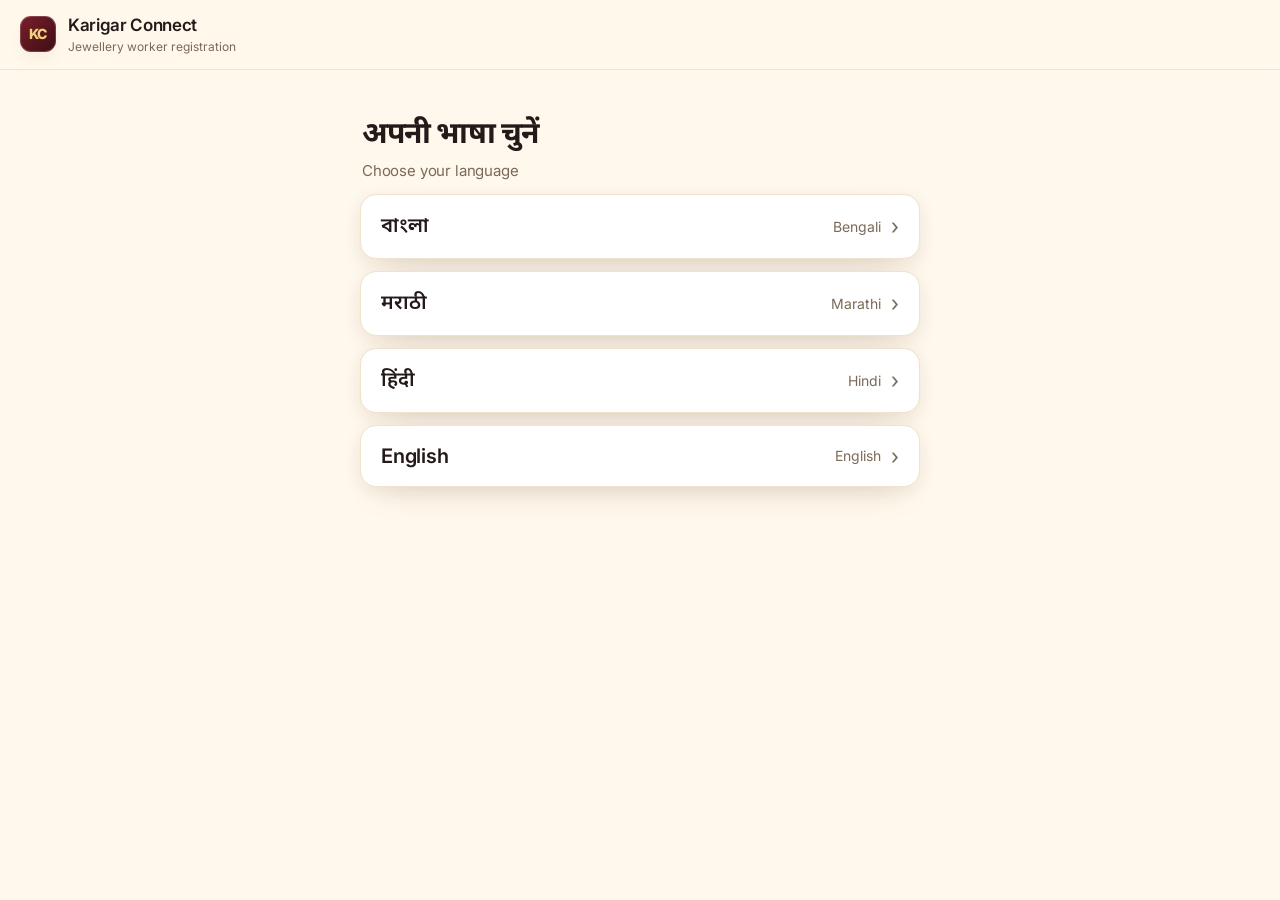
<file: index.html>
<!DOCTYPE html>
<html>
<head>
  <base target="_top">
  <meta charset="utf-8">
  <meta name="viewport" content="width=device-width, initial-scale=1, maximum-scale=1">
  <link rel="stylesheet" href="styles.css">
  <script src="config.js"></script>
  <style>
    .lang-row{display:flex;align-items:center;width:100%;background:var(--surface);border:1px solid var(--line-soft);border-radius:16px;padding:18px 20px;margin:12px 0;cursor:pointer;font-family:inherit;box-shadow:var(--shadow-card);transition:transform .18s var(--spring),background .2s;}
    .lang-row:active{transform:scale(.98);background:var(--surface-2);}
    .lang-native{font-size:20px;font-weight:600;letter-spacing:-0.01em;color:var(--ink);}
    .lang-en{margin-left:auto;margin-right:10px;font-size:14px;color:var(--muted);}
    .chev{font-size:22px;color:var(--muted);line-height:1;}
    .page-title{font-size:30px;font-weight:700;letter-spacing:-0.03em;margin:20px 2px 6px;}
    .page-sub{color:var(--muted);font-size:15px;margin:0 2px 8px;}
    .divider{text-align:center;margin:20px 0;color:var(--muted);font-size:14px;}
  </style>
</head>
<body>

<!-- ============ LANGUAGE SCREEN ============ -->
<div id="langScreen">
  <div class="topbar">
    <div class="logo">KC</div>
    <div><h1 class="brand">Karigar Connect</h1><small>Jewellery worker registration</small></div>
  </div>
  <div class="wrap stagger" style="padding-top:20px;">
    <div class="page-title">अपनी भाषा चुनें</div>
    <div class="page-sub">Choose your language</div>
    <button class="lang-row" onclick="setLang('bn')"><span class="lang-native">বাংলা</span><span class="lang-en">Bengali</span><span class="chev">›</span></button>
    <button class="lang-row" onclick="setLang('mr')"><span class="lang-native">मराठी</span><span class="lang-en">Marathi</span><span class="chev">›</span></button>
    <button class="lang-row" onclick="setLang('hi')"><span class="lang-native">हिंदी</span><span class="lang-en">Hindi</span><span class="chev">›</span></button>
    <button class="lang-row" onclick="setLang('en')"><span class="lang-native">English</span><span class="lang-en">English</span><span class="chev">›</span></button>
  </div>
</div>

<!-- ============ FORM SCREEN ============ -->
<div id="formScreen" class="hidden">
  <div class="topbar">
    <div class="logo">KC</div>
    <div style="flex:1"><h1 class="brand">Karigar Connect</h1><small data-i18n="subtitleApp"></small></div>
    <button class="globe-btn" onclick="backToLang()">🌐</button>
  </div>

  <div class="wrap stagger" style="padding-top:16px;">

    <!-- Resume upload: always shown. Auto-fill needs a key; saving the file does not. -->
    <div class="card upload-card">
      <div style="font-weight:600;margin-bottom:6px;">Upload CV / Resume <span class="muted">(optional)</span></div>
      <div class="hint" style="margin-bottom:12px;">Saved with the candidate profile. If CV reading is set up, the form also auto-fills.</div>
      <button class="btn btn-gold" onclick="document.getElementById('cvInput').click()">📄 Choose CV / Resume</button>
      <input id="cvInput" type="file" accept="image/*,application/pdf,.doc,.docx" class="hidden" onchange="onCvChosen(this)">
      <div id="cvStatus" class="center muted" style="margin-top:12px;font-size:14px;"></div>
    </div>

    <div class="divider" data-i18n="orManual"></div>

    <!-- Name / Mobile / Area -->
    <div class="card">
      <div class="field" id="f-name">
        <label data-i18n="nameLabel"></label>
        <input id="name" type="text" autocomplete="off">
        <div class="err-text" data-i18n="errName"></div>
      </div>
      <div class="field" id="f-mobile">
        <label data-i18n="mobileLabel"></label>
        <input id="mobile" type="tel" inputmode="numeric" maxlength="10" autocomplete="off">
        <div class="hint" data-i18n="mobileHint"></div>
        <div class="err-text" data-i18n="errMobile"></div>
      </div>
      <div class="field" id="f-area">
        <label data-i18n="areaLabel"></label>
        <input id="area" type="text" autocomplete="off">
        <div class="hint" data-i18n="areaHint"></div>
      </div>
    </div>

    <!-- Skills -->
    <div class="field" id="f-skills">
      <label data-i18n="skillsLabel"></label>
      <div class="skill-grid" id="skillGrid"></div>
      <div class="err-text" data-i18n="errSkill"></div>
    </div>

    <!-- Experience / Salary / Availability -->
    <div class="card">
      <div class="field" id="f-exp">
        <label data-i18n="expLabel"></label>
        <input id="experience" type="number" inputmode="numeric" min="0" max="60" autocomplete="off">
      </div>
      <div class="field" id="f-salary">
        <label data-i18n="salaryLabel"></label>
        <input id="salary" type="number" inputmode="numeric" min="0" autocomplete="off">
        <div class="hint" data-i18n="salaryHint"></div>
      </div>
      <div class="field" id="f-avail">
        <label data-i18n="availLabel"></label>
        <div class="chips" id="availChips"></div>
      </div>
    </div>

    <!-- Photo -->
    <div class="field" id="f-photo">
      <label data-i18n="photoLabel"></label>
      <button class="btn btn-ghost" onclick="document.getElementById('photoInput').click()" data-i18n="photoBtn"></button>
      <input id="photoInput" type="file" accept="image/*" capture="user" class="hidden" onchange="onPhotoChosen(this)">
      <div id="photoStatus" class="muted center" style="margin-top:10px;font-size:14px;"></div>
    </div>

    <hr class="hr">
    <button id="submitBtn" class="btn btn-primary" onclick="submitForm()"><span data-i18n="submitBtn"></span></button>
  </div>
</div>

<!-- ============ SUCCESS SCREEN ============ -->
<div id="successScreen" class="hidden">
  <div class="topbar">
    <div class="logo">KC</div>
    <div><h1 class="brand">Karigar Connect</h1></div>
  </div>
  <div class="wrap center stagger" style="padding-top:44px;">
    <div class="success-check">
      <svg viewBox="0 0 72 72" aria-hidden="true">
        <circle cx="36" cy="36" r="33"/>
        <path d="M22 37 L32 47 L51 27"/>
      </svg>
    </div>
    <h2 style="color:var(--ink);margin:8px 0 8px;font-size:26px;font-weight:700;letter-spacing:-0.02em;" data-i18n="successTitle"></h2>
    <p class="muted" style="margin:0 0 14px;"><span data-i18n="successMsg"></span></p>
    <div class="id-pill" id="profileId"></div>
    <div style="margin-top:28px;">
      <a id="downloadCv" class="btn btn-gold" style="text-decoration:none;" download><span data-i18n="downloadBtn"></span></a>
    </div>
    <button class="btn btn-ghost" style="margin-top:14px;" onclick="resetAll()" data-i18n="againBtn"></button>
  </div>
</div>

<script>
/* ---------------- i18n ---------------- */
var I18N = {
  en:{subtitleApp:"Jewellery karigar registration",haveCVTitle:"Already have a resume? Upload it and we'll fill the form for you.",uploadBtn:"📄 Upload resume",reading:"Reading your resume…",filledFromCV:"We filled the form from your resume. Please check it.",cvReadFail:"Couldn't read it. Please fill the form below.",orManual:"— or fill the form yourself —",nameLabel:"Your full name",mobileLabel:"Mobile number",mobileHint:"10-digit number",areaLabel:"Your area",areaHint:"Example: Zaveri Bazaar, Bhuleshwar",skillsLabel:"What work do you do? Choose one or more.",expLabel:"Years of experience",salaryLabel:"Expected salary per month (₹)",salaryHint:"Leave empty if not sure",availLabel:"When can you join?",photoLabel:"Your photo (optional)",photoBtn:"📷 Add photo",photoAdded:"Photo added ✓",submitBtn:"Register now",submitting:"Saving…",errName:"Please enter your name",errMobile:"Enter a valid 10-digit mobile number",errSkill:"Choose at least one type of work",successTitle:"Done! You're registered.",successMsg:"Jewellery companies can now find you. Your profile ID:",downloadBtn:"⬇ Download my CV",againBtn:"Register another person"},
  hi:{subtitleApp:"ज्वेलरी कारीगर रजिस्ट्रेशन",haveCVTitle:"क्या आपके पास रिज़्यूमे है? अपलोड करें, हम फॉर्म भर देंगे।",uploadBtn:"📄 रिज़्यूमे अपलोड करें",reading:"आपका रिज़्यूमे पढ़ा जा रहा है…",filledFromCV:"हमने आपके रिज़्यूमे से फॉर्म भर दिया है। कृपया जाँच लें।",cvReadFail:"पढ़ नहीं पाए। कृपया नीचे फॉर्म भरें।",orManual:"— या खुद फॉर्म भरें —",nameLabel:"आपका पूरा नाम",mobileLabel:"मोबाइल नंबर",mobileHint:"10 अंकों का नंबर",areaLabel:"आपका इलाका",areaHint:"जैसे: ज़वेरी बाज़ार, भुलेश्वर",skillsLabel:"आप क्या काम करते हैं? एक या ज़्यादा चुनें।",expLabel:"कितने साल का अनुभव?",salaryLabel:"हर महीने की चाही गई सैलरी (₹)",salaryHint:"पक्का न हो तो खाली छोड़ें",availLabel:"आप कब काम शुरू कर सकते हैं?",photoLabel:"आपकी फ़ोटो (वैकल्पिक)",photoBtn:"📷 फ़ोटो जोड़ें",photoAdded:"फ़ोटो जुड़ गई ✓",submitBtn:"अभी रजिस्टर करें",submitting:"सेव हो रहा है…",errName:"कृपया अपना नाम लिखें",errMobile:"सही 10 अंकों का मोबाइल नंबर डालें",errSkill:"कम से कम एक काम चुनें",successTitle:"हो गया! आप रजिस्टर हो गए।",successMsg:"अब ज्वेलरी कंपनियाँ आपको ढूँढ सकती हैं। आपकी प्रोफाइल ID:",downloadBtn:"⬇ मेरा CV डाउनलोड करें",againBtn:"दूसरे व्यक्ति को रजिस्टर करें"},
  mr:{subtitleApp:"ज्वेलरी कारागीर नोंदणी",haveCVTitle:"तुमच्याकडे रेझ्युमे आहे का? अपलोड करा, आम्ही फॉर्म भरतो.",uploadBtn:"📄 रेझ्युमे अपलोड करा",reading:"तुमचा रेझ्युमे वाचत आहोत…",filledFromCV:"तुमच्या रेझ्युमेवरून फॉर्म भरला आहे. कृपया तपासा.",cvReadFail:"वाचता आले नाही. कृपया खालचा फॉर्म भरा.",orManual:"— किंवा स्वतः फॉर्म भरा —",nameLabel:"तुमचे पूर्ण नाव",mobileLabel:"मोबाईल नंबर",mobileHint:"10 अंकी नंबर",areaLabel:"तुमचा परिसर",areaHint:"उदा.: झवेरी बाजार, भुलेश्वर",skillsLabel:"तुम्ही कोणते काम करता? एक किंवा अधिक निवडा.",expLabel:"किती वर्षांचा अनुभव?",salaryLabel:"दरमहा अपेक्षित पगार (₹)",salaryHint:"खात्री नसेल तर रिकामे ठेवा",availLabel:"तुम्ही कधी कामावर येऊ शकता?",photoLabel:"तुमचा फोटो (पर्यायी)",photoBtn:"📷 फोटो जोडा",photoAdded:"फोटो जोडला ✓",submitBtn:"आता नोंदणी करा",submitting:"सेव्ह होत आहे…",errName:"कृपया तुमचे नाव लिहा",errMobile:"योग्य 10 अंकी मोबाईल नंबर टाका",errSkill:"किमान एक काम निवडा",successTitle:"झाले! तुमची नोंदणी झाली.",successMsg:"आता ज्वेलरी कंपन्या तुम्हाला शोधू शकतात. तुमचा प्रोफाइल ID:",downloadBtn:"⬇ माझा CV डाउनलोड करा",againBtn:"दुसऱ्या व्यक्तीची नोंदणी करा"},
  bn:{subtitleApp:"জুয়েলারি কারিগর নিবন্ধন",haveCVTitle:"আপনার কি রেজ্যুমে আছে? আপলোড করুন, আমরা ফর্ম পূরণ করে দেব।",uploadBtn:"📄 রেজ্যুমে আপলোড করুন",reading:"আপনার রেজ্যুমে পড়া হচ্ছে…",filledFromCV:"আপনার রেজ্যুমে থেকে ফর্ম পূরণ করা হয়েছে। দয়া করে দেখে নিন।",cvReadFail:"পড়া গেল না। দয়া করে নিচের ফর্ম পূরণ করুন।",orManual:"— অথবা নিজে ফর্ম পূরণ করুন —",nameLabel:"আপনার পুরো নাম",mobileLabel:"মোবাইল নম্বর",mobileHint:"১০ সংখ্যার নম্বর",areaLabel:"আপনার এলাকা",areaHint:"যেমন: জাভেরি বাজার, ভুলেশ্বর",skillsLabel:"আপনি কী কাজ করেন? এক বা একাধিক বেছে নিন।",expLabel:"কত বছরের অভিজ্ঞতা?",salaryLabel:"প্রতি মাসে প্রত্যাশিত বেতন (₹)",salaryHint:"নিশ্চিত না হলে খালি রাখুন",availLabel:"আপনি কখন কাজে যোগ দিতে পারবেন?",photoLabel:"আপনার ছবি (ঐচ্ছিক)",photoBtn:"📷 ছবি যোগ করুন",photoAdded:"ছবি যোগ হয়েছে ✓",submitBtn:"এখনই নিবন্ধন করুন",submitting:"সেভ হচ্ছে…",errName:"দয়া করে আপনার নাম লিখুন",errMobile:"সঠিক ১০ সংখ্যার মোবাইল নম্বর দিন",errSkill:"অন্তত একটি কাজ বেছে নিন",successTitle:"হয়ে গেছে! আপনি নিবন্ধিত হয়েছেন।",successMsg:"এখন জুয়েলারি কোম্পানিগুলো আপনাকে খুঁজে পাবে। আপনার প্রোফাইল ID:",downloadBtn:"⬇ আমার CV ডাউনলোড করুন",againBtn:"আরেকজনকে নিবন্ধন করুন"}
};

/* key = value stored in sheet (English/searchable); label = shown to worker */
var SKILLS = [
  {key:'Stone Setting', ic:'💎', en:'Stone Setting', hi:'जड़ाई', mr:'जडाई', bn:'সেটিং'},
  {key:'Polishing',     ic:'✨', en:'Polishing',     hi:'पॉलिश', mr:'पॉलिश', bn:'পলিশ'},
  {key:'Filing',        ic:'🔧', en:'Filing',        hi:'घिसाई', mr:'घासणी', bn:'ঘষাই'},
  {key:'Soldering',     ic:'🔥', en:'Soldering',     hi:'टांका', mr:'टाका', bn:'ঝালাই'},
  {key:'Casting',       ic:'🏺', en:'Casting',       hi:'ढलाई', mr:'ओतकाम', bn:'ঢালাই'},
  {key:'Wax Setting',   ic:'🕯️', en:'Wax Setting',  hi:'वैक्स', mr:'वॅक्स', bn:'ওয়াক্স'},
  {key:'Kundan',        ic:'👑', en:'Kundan',        hi:'कुंदन', mr:'कुंदन', bn:'কুন্দন'},
  {key:'Meena (Enamel)',ic:'🎨', en:'Meena',         hi:'मीना', mr:'मीना', bn:'মীনা'},
  {key:'Chain Making',  ic:'🔗', en:'Chain Making',  hi:'चेन', mr:'चेन', bn:'চেইন'},
  {key:'Designing / CAD',ic:'✏️',en:'Design / CAD',  hi:'डिज़ाइन', mr:'डिझाइन', bn:'ডিজাইন'},
  {key:'Repairing',     ic:'🛠️', en:'Repairing',    hi:'मरम्मत', mr:'दुरुस्ती', bn:'মেরামত'},
  {key:'Helper',        ic:'🤝', en:'Helper',        hi:'हेल्पर', mr:'मदतनीस', bn:'সহকারী'}
];
var AVAIL = [
  {key:'Immediate',         en:'Immediately', hi:'तुरंत', mr:'लगेच', bn:'এখনই'},
  {key:'Within 15 days',    en:'In 15 days',  hi:'15 दिन में', mr:'15 दिवसांत', bn:'১৫ দিনে'},
  {key:'Within 1 month',    en:'In 1 month',  hi:'1 महीने में', mr:'1 महिन्यात', bn:'১ মাসে'},
  {key:'Currently working', en:'Working now', hi:'अभी काम कर रहा हूँ', mr:'सध्या काम करत आहे', bn:'এখন কাজ করছি'}
];

/* ---------------- state ---------------- */
var state = { lang:'en', skills:[], availability:'', resume:null, photo:null };

function setLang(l){
  state.lang = l;
  applyI18n();
  buildSkills();
  buildAvail();
  document.getElementById('langScreen').classList.add('hidden');
  document.getElementById('formScreen').classList.remove('hidden');
  window.scrollTo(0,0);
}
function backToLang(){
  document.getElementById('formScreen').classList.add('hidden');
  document.getElementById('langScreen').classList.remove('hidden');
}
function applyI18n(){
  var t = I18N[state.lang];
  document.querySelectorAll('[data-i18n]').forEach(function(el){
    var k = el.getAttribute('data-i18n'); if(t[k]!==undefined) el.textContent = t[k];
  });
}
function buildSkills(){
  var g = document.getElementById('skillGrid'); g.innerHTML='';
  SKILLS.forEach(function(s){
    var d = document.createElement('div');
    d.className = 'skill' + (state.skills.indexOf(s.key)>-1?' on':'');
    d.innerHTML = '<span class="ic">'+s.ic+'</span><span class="nm">'+(s[state.lang]||s.en)+'</span>';
    d.onclick = function(){
      var i = state.skills.indexOf(s.key);
      if(i>-1){ state.skills.splice(i,1); d.classList.remove('on'); }
      else { state.skills.push(s.key); d.classList.add('on'); }
      document.getElementById('f-skills').classList.remove('invalid');
    };
    g.appendChild(d);
  });
}
function buildAvail(){
  var c = document.getElementById('availChips'); c.innerHTML='';
  AVAIL.forEach(function(a){
    var d = document.createElement('div');
    d.className = 'chip' + (state.availability===a.key?' on':'');
    d.textContent = a[state.lang]||a.en;
    d.onclick = function(){
      state.availability = a.key;
      c.querySelectorAll('.chip').forEach(function(x){x.classList.remove('on');});
      d.classList.add('on');
    };
    c.appendChild(d);
  });
}

/* ---------------- file helpers ---------------- */
function fileToBase64(file){
  return new Promise(function(res,rej){
    var r = new FileReader();
    r.onload = function(){ res({ base64: r.result.split(',')[1], mimeType: file.type, fileName: file.name }); };
    r.onerror = rej;
    r.readAsDataURL(file);
  });
}

function resumeSavedText(){
  return {
    en:'Resume selected ✓ It will be saved with the profile.',
    hi:'रिज़्यूमे चुना गया ✓ यह प्रोफाइल के साथ सेव होगा.',
    mr:'रेझ्युमे निवडला ✓ तो प्रोफाइलसोबत सेव होईल.',
    bn:'রেজ্যুমে নির্বাচন হয়েছে ✓ এটি প্রোফাইলের সঙ্গে সেভ হবে.'
  }[state.lang] || 'Resume selected ✓ It will be saved with the profile.';
}

/* ---------------- CV auto-fill ---------------- */
function onCvChosen(input){
  if(!input.files || !input.files[0]) return;
  var file = input.files[0];
  if(file.size > 12*1024*1024){ document.getElementById('cvStatus').textContent = 'File too large (max 12 MB).'; return; }
  var t = I18N[state.lang];
  var status = document.getElementById('cvStatus');
  status.innerHTML = '<span class="spin" style="border-color:rgba(0,113,227,.25);border-top-color:var(--accent);"></span> '+t.reading;
  fileToBase64(file).then(function(f){
    state.resume = f; // keep to submit even if parsing fails
    api('parseCV', {file:f})
      .then(function(resp){
        if(resp && resp.success && resp.data){
          fillFromParsed(resp.data);
          status.textContent = t.filledFromCV; status.style.color = 'var(--ok)';
        } else if(resp && resp.message === 'NO_KEY'){
          status.textContent = resumeSavedText(); status.style.color = 'var(--ok)';
        } else {
          status.textContent = resumeSavedText() + ' Auto-fill could not read it, please fill the form manually.';
          status.style.color = 'var(--muted)';
        }
      })
      .catch(function(){ status.textContent = resumeSavedText(); status.style.color = 'var(--ok)'; });
  });
}
function fillFromParsed(d){
  if(d.name) document.getElementById('name').value = d.name;
  if(d.mobile) document.getElementById('mobile').value = String(d.mobile).replace(/\D/g,'').slice(-10);
  if(d.location) document.getElementById('area').value = d.location;
  if(d.experienceYears) document.getElementById('experience').value = d.experienceYears;
  if(d.expectedSalary) document.getElementById('salary').value = d.expectedSalary;
  // match skills by keyword
  if(Array.isArray(d.skills)){
    d.skills.forEach(function(sk){
      var low = String(sk).toLowerCase();
      SKILLS.forEach(function(s){
        var hit = s.key.toLowerCase().split(/[ /()]+/).some(function(w){ return w && low.indexOf(w)>-1; });
        if(hit && state.skills.indexOf(s.key)===-1) state.skills.push(s.key);
      });
    });
    buildSkills();
  }
  if(d.availability){
    var al = String(d.availability).toLowerCase();
    if(al.indexOf('immediate')>-1||al.indexOf('now')>-1) state.availability='Immediate';
    else if(al.indexOf('working')>-1) state.availability='Currently working';
    buildAvail();
  }
}

/* ---------------- photo ---------------- */
function onPhotoChosen(input){
  if(!input.files || !input.files[0]) return;
  var file = input.files[0];
  if(file.size > 8*1024*1024){ document.getElementById('photoStatus').textContent='Photo too large (max 8 MB).'; return; }
  fileToBase64(file).then(function(f){ state.photo=f; document.getElementById('photoStatus').textContent=I18N[state.lang].photoAdded; document.getElementById('photoStatus').style.color='var(--ok)'; });
}

/* ---------------- submit ---------------- */
function submitForm(){
  var t = I18N[state.lang];
  var ok = true;
  var name = document.getElementById('name').value.trim();
  var mobile = document.getElementById('mobile').value.replace(/\D/g,'');
  setInvalid('f-name', name.length<2); if(name.length<2) ok=false;
  setInvalid('f-mobile', !/^[6-9]\d{9}$/.test(mobile)); if(!/^[6-9]\d{9}$/.test(mobile)) ok=false;
  setInvalid('f-skills', state.skills.length===0); if(state.skills.length===0) ok=false;
  if(!ok){ document.querySelector('.invalid').scrollIntoView({behavior:'smooth',block:'center'}); return; }

  var btn = document.getElementById('submitBtn');
  btn.disabled = true;
  btn.innerHTML = '<span class="spin"></span> '+t.submitting;

  var payload = {
    name:name, mobile:mobile,
    area:document.getElementById('area').value.trim(),
    skills:state.skills,
    experience:document.getElementById('experience').value,
    expectedSalary:document.getElementById('salary').value,
    availability:state.availability,
    language:state.lang,
    resume:state.resume, photo:state.photo
  };

  api('register', {payload:payload})
    .then(function(resp){
      if(resp && resp.success){ showSuccess(resp); }
      else { btn.disabled=false; btn.innerHTML='<span>'+t.submitBtn+'</span>'; alert('Error: '+(resp&&resp.message||'unknown') + (resp&&resp.detail ? '\n' + resp.detail : '')); }
    })
    .catch(function(e){ btn.disabled=false; btn.innerHTML='<span>'+t.submitBtn+'</span>'; alert('Network/server error: ' + (e && e.message ? e.message : e)); });
}
function setInvalid(id, bad){ document.getElementById(id).classList.toggle('invalid', !!bad); }

function showSuccess(resp){
  document.getElementById('formScreen').classList.add('hidden');
  document.getElementById('successScreen').classList.remove('hidden');
  applyI18n();
  document.getElementById('profileId').textContent = resp.id;
  var a = document.getElementById('downloadCv');
  if(resp.cv && resp.cv.base64){
    a.href = 'data:application/pdf;base64,'+resp.cv.base64;
    a.setAttribute('download', resp.cv.fileName || 'Karigar CV.pdf');
    a.classList.remove('hidden');
  } else { a.classList.add('hidden'); }
  window.scrollTo(0,0);
}
function resetAll(){ window.location.href = window.location.href.split('#')[0]; }

function clearClientForm(){
  ['name','mobile','area','experience','salary'].forEach(function(id){
    var el = document.getElementById(id); if(el) el.value = '';
  });
  var cv = document.getElementById('cvInput'); if(cv) cv.value = '';
  var ph = document.getElementById('photoInput'); if(ph) ph.value = '';
  var cs = document.getElementById('cvStatus'); if(cs) cs.textContent = '';
  var ps = document.getElementById('photoStatus'); if(ps) ps.textContent = '';
  state.skills = []; state.availability = ''; state.resume = null; state.photo = null;
}
clearClientForm();
window.addEventListener('pageshow', function(e){ if(e.persisted) clearClientForm(); });
</script>
</body>
</html>
</file>
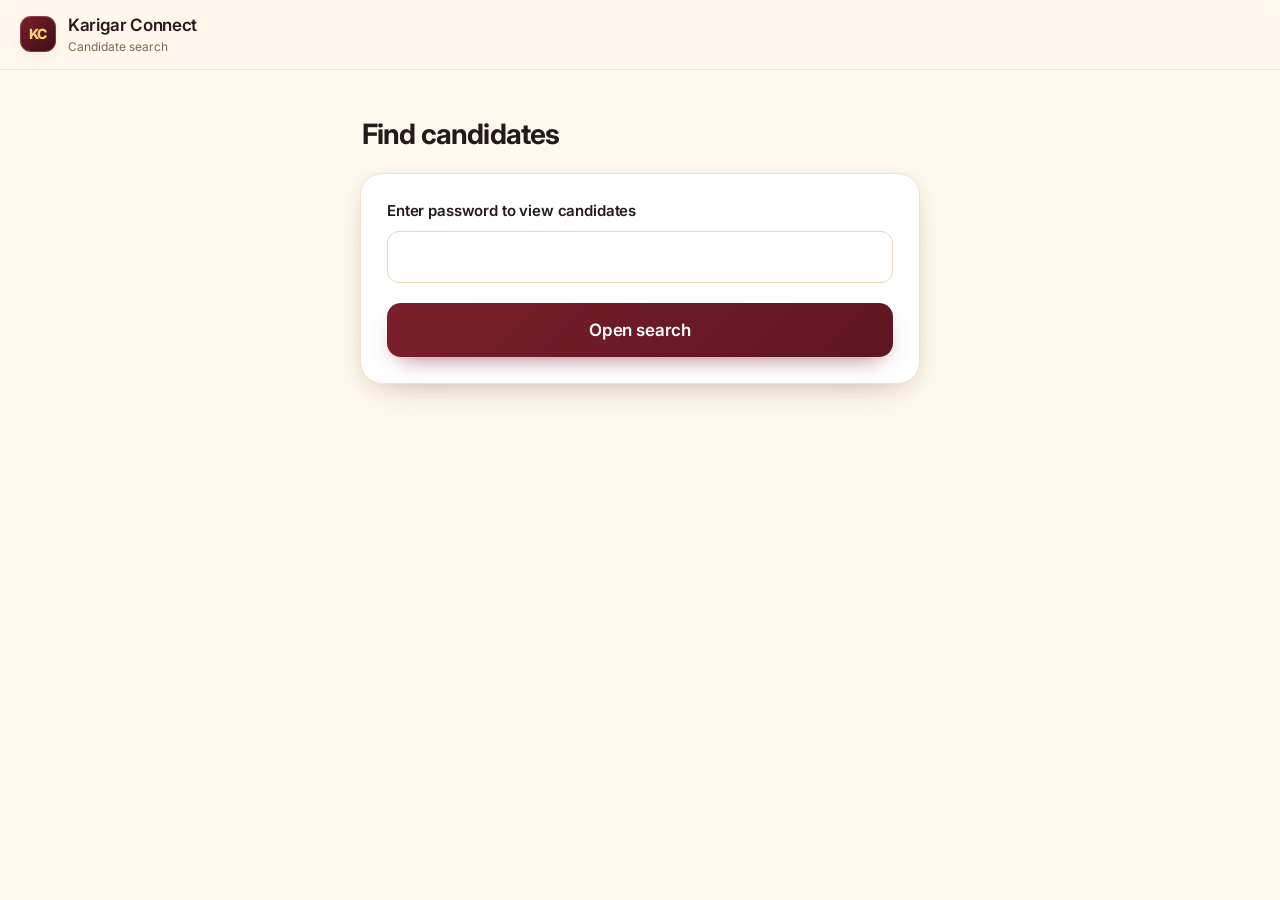
<file: search.html>
<!DOCTYPE html>
<html>
<head>
  <base target="_top">
  <meta charset="utf-8">
  <meta name="viewport" content="width=device-width, initial-scale=1, maximum-scale=1">
  <link rel="stylesheet" href="styles.css">
  <script src="config.js"></script>
  <style>
    .filters{display:grid;grid-template-columns:1fr 1fr;gap:14px;}
    .filters .full{grid-column:1 / -1;}
    .result{background:var(--surface);border:1px solid var(--line-soft);border-radius:18px;padding:18px;margin-bottom:14px;box-shadow:var(--shadow-card);animation:rise .5s var(--ease) both;}
    .result h3{margin:0 0 3px;color:var(--ink);font-size:19px;font-weight:600;letter-spacing:-0.02em;}
    .result .meta{color:var(--muted);font-size:13px;margin-bottom:10px;}
    .tags{display:flex;flex-wrap:wrap;gap:7px;margin:10px 0;}
    .tag{background:rgba(122,31,43,.10);color:var(--accent);border-radius:999px;padding:5px 12px;font-size:13px;font-weight:600;}
    .kv{display:flex;gap:20px;flex-wrap:wrap;font-size:14px;margin:8px 0 2px;color:var(--muted);}
    .kv b{color:var(--ink);font-weight:600;}
    .actions{display:flex;gap:10px;margin-top:14px;flex-wrap:wrap;}
    .actions a{flex:1;min-width:118px;text-decoration:none;text-align:center;padding:13px;border-radius:12px;font-weight:600;font-size:15px;letter-spacing:-0.01em;transition:transform .18s var(--spring),opacity .2s;}
    .actions a:active{transform:scale(.97);}
    .a-call{background:var(--accent);color:#fff;}
    .a-wa{background:var(--green);color:#fff;}
    .a-cv{background:rgba(0,0,0,.05);color:var(--ink);}
    .statbar{background:var(--surface);border:1px solid var(--line-soft);border-radius:14px;padding:14px 18px;display:flex;justify-content:space-between;align-items:center;margin-bottom:16px;box-shadow:var(--shadow-card);}
    .statbar b{font-size:20px;letter-spacing:-0.02em;}
    label.flabel{font-size:13px;font-weight:600;color:var(--muted);display:block;margin-bottom:6px;}
    .lock-btn{width:auto;height:40px;padding:0 16px;border-radius:980px;font-size:14px;background:rgba(0,0,0,.05);color:var(--ink);border:none;font-weight:600;cursor:pointer;transition:transform .18s var(--spring);}
    .lock-btn:active{transform:scale(.95);}
  </style>
</head>
<body>
  <div class="topbar">
    <div class="logo">KC</div>
    <div><h1 class="brand">Karigar Connect</h1><small>Candidate search</small></div>
  </div>

  <!-- Login -->
  <div id="login" class="wrap stagger" style="padding-top:36px;">
    <div class="page-title" style="font-size:28px;font-weight:700;letter-spacing:-0.03em;margin:8px 2px 18px;">Find candidates</div>
    <div class="card">
      <div class="field" style="margin-top:0;">
        <label>Enter password to view candidates</label>
        <input id="pw" type="password" onkeydown="if(event.key==='Enter')doLogin()">
        <div id="pwErr" class="err-text">Wrong password. Try again.</div>
      </div>
      <button class="btn btn-primary" onclick="doLogin()">Open search</button>
    </div>
  </div>

  <!-- App -->
  <div id="app" class="wrap hidden" style="padding-top:18px;">
    <div class="statbar">
      <div><b id="totalCount">0</b> <span class="muted">candidates registered</span></div>
      <button class="lock-btn" onclick="logout()">Lock</button>
    </div>

    <div class="card">
      <div class="filters">
        <div class="full">
          <label class="flabel">Skill</label>
          <select id="fSkill"><option value="">Any skill</option></select>
        </div>
        <div class="full">
          <label class="flabel">Area / location</label>
          <input id="fArea" type="text" placeholder="e.g. Zaveri Bazaar">
        </div>
        <div>
          <label class="flabel">Min. experience (yrs)</label>
          <input id="fExp" type="number" inputmode="numeric" min="0" placeholder="0">
        </div>
        <div>
          <label class="flabel">Max. salary (₹/mo)</label>
          <input id="fSal" type="number" inputmode="numeric" min="0" placeholder="Any">
        </div>
        <div class="full">
          <label class="flabel">Availability</label>
          <select id="fAvail"><option value="">Any</option></select>
        </div>
      </div>
      <button class="btn btn-primary" style="margin-top:18px;" onclick="runSearch()">Search candidates</button>
    </div>

    <div id="results" style="margin-top:20px;"></div>
  </div>

<script>
var PW = '';
var SKILL_OPTS = ['Stone Setting','Polishing','Filing','Soldering','Casting','Wax Setting','Kundan','Meena (Enamel)','Chain Making','Designing / CAD','Repairing','Helper'];
var AVAIL_OPTS = ['Immediate','Within 15 days','Within 1 month','Currently working'];

(function init(){
  var s=document.getElementById('fSkill');
  SKILL_OPTS.forEach(function(o){var op=document.createElement('option');op.value=o;op.textContent=o;s.appendChild(op);});
  var a=document.getElementById('fAvail');
  AVAIL_OPTS.forEach(function(o){var op=document.createElement('option');op.value=o;op.textContent=o;a.appendChild(op);});
})();

function doLogin(){
  var pw = document.getElementById('pw').value;
  api('stats', {password:pw}).then(function(res){
    if(res && res.success){
      PW = pw;
      document.getElementById('login').classList.add('hidden');
      document.getElementById('app').classList.remove('hidden');
      document.getElementById('totalCount').textContent = res.total;
      runSearch();
    } else {
      document.getElementById('pwErr').style.display='block';
    }
  }).catch(function(){ document.getElementById('pwErr').style.display='block'; });
}
function logout(){ PW=''; document.getElementById('app').classList.add('hidden'); document.getElementById('login').classList.remove('hidden'); document.getElementById('pw').value=''; }

function runSearch(){
  var results = document.getElementById('results');
  results.innerHTML = '<div class="center muted" style="padding:30px;"><span class="spin" style="border-color:rgba(122,31,43,.25);border-top-color:var(--accent);"></span> Searching…</div>';
  var filters = {
    password: PW,
    skill: document.getElementById('fSkill').value,
    area: document.getElementById('fArea').value,
    minExperience: document.getElementById('fExp').value || '',
    maxSalary: document.getElementById('fSal').value || '',
    availability: document.getElementById('fAvail').value
  };
  api('search', {filters:filters}).then(render).catch(function(){
    results.innerHTML='<div class="center muted" style="padding:30px;">Something went wrong. Try again.</div>';
  });
}

function inr(n){ n=Number(n)||0; return n? n.toLocaleString('en-IN') : '—'; }

function render(res){
  var results = document.getElementById('results');
  if(!res || !res.success){ results.innerHTML='<div class="center muted" style="padding:30px;">Session expired. Please unlock again.</div>'; return; }
  if(!res.candidates.length){ results.innerHTML='<div class="center muted" style="padding:36px;">No candidates match these filters yet. Try widening the search.</div>'; return; }

  var html = '<div class="muted" style="margin-bottom:12px;font-size:14px;">'+res.total+' result'+(res.total===1?'':'s')+'</div>';
  res.candidates.forEach(function(c){
    var tags = String(c.skills||'').split(',').map(function(s){return s.trim();}).filter(Boolean)
      .map(function(s){return '<span class="tag">'+esc(s)+'</span>';}).join('');
    var wa = String(c.mobile).length===10 ? '91'+c.mobile : c.mobile;
    html += '<div class="result">'
      + '<h3>'+esc(c.name)+'</h3>'
      + '<div class="meta">'+esc(c.area||'—')+'  •  ID '+esc(c.id)+'</div>'
      + '<div class="tags">'+tags+'</div>'
      + '<div class="kv"><span><b>'+(c.experience||0)+'</b> yrs exp</span>'
      + '<span>Expected: <b>₹ '+inr(c.salary)+'</b>/mo</span>'
      + '<span>Joins: <b>'+esc(c.availability||'—')+'</b></span></div>'
      + '<div class="actions">'
      + '<a class="a-call" href="tel:'+esc(c.mobile)+'">📞 Call</a>'
      + '<a class="a-wa" href="https://wa.me/'+esc(wa)+'" target="_blank">WhatsApp</a>'
      + (c.cvUrl?'<a class="a-cv" href="'+esc(c.cvUrl)+'" target="_blank">View CV</a>':'')
      + (c.resumeUrl?'<a class="a-cv" href="'+esc(c.resumeUrl)+'" target="_blank">Original</a>':'')
      + '</div></div>';
  });
  results.innerHTML = html;
}
function esc(s){ return String(s==null?'':s).replace(/[&<>"']/g,function(m){return {'&':'&amp;','<':'&lt;','>':'&gt;','"':'&quot;',"'":'&#39;'}[m];}); }
</script>
</body>
</html>
</file>
<file: styles.css>
@import url('https://fonts.googleapis.com/css2?family=Inter:wght@400;500;600;700;800&family=Noto+Sans+Devanagari:wght@400;500;600;700&family=Noto+Sans+Bengali:wght@400;500;600;700&display=swap');

:root{
    /* Premium Karigar Gold theme */
    --bg:#FFF8EC;
    --surface:#FFFFFF;
    --surface-2:#FFF3DA;

    --ink:#241A1A;
    --muted:#7B6A58;
    --muted-2:#5F5145;

    --line:#E7D7BE;
    --line-soft:#F0E2CB;

    --accent:#7A1F2B;
    --accent-press:#5E1620;

    --gold:#C6A15B;
    --gold-dark:#9B762D;

    --green:#25D366;
    --red:#D93025;

    --r-card:22px;
    --r-btn:14px;
    --r-field:12px;
    --r-tile:18px;

    --shadow-card:0 4px 18px rgba(72,39,18,.08), 0 16px 38px -24px rgba(72,39,18,.35);

    --ease:cubic-bezier(.22,1,.36,1);
    --spring:cubic-bezier(.34,1.56,.64,1);

    /* Legacy aliases so existing inline styles/scripts keep working */
    --garnet:#7A1F2B;
    --garnet-dark:#5E1620;
    --gold-soft:#FFF3DA;
    --paper:#FFF8EC;
    --card:#FFFFFF;
    --ok:#25D366;
    --err:#D93025;
  }
  *{box-sizing:border-box; -webkit-tap-highlight-color:transparent;}
  html,body{margin:0;padding:0;}
  body{
    font-family:-apple-system,BlinkMacSystemFont,"SF Pro Display","SF Pro Text","Inter","Noto Sans Devanagari","Noto Sans Bengali",system-ui,sans-serif;
    background:var(--bg); color:var(--ink);
    font-size:17px; line-height:1.47; letter-spacing:-0.01em;
    -webkit-font-smoothing:antialiased; -moz-osx-font-smoothing:grayscale;
    text-rendering:optimizeLegibility;
  }
  .wrap{width:min(100% - 32px,560px);max-width:560px;margin:0 auto;padding:0 0 80px;}
  .brand{font-weight:700; letter-spacing:-0.02em;}
  .center{text-align:center;} .muted{color:var(--muted);}
  .hidden{display:none !important;}
  .hr{height:1px;background:var(--line-soft);border:0;margin:26px 0;}

  /* Frosted sticky header */
  .topbar{
    position:sticky; top:0; z-index:30;
    display:flex; align-items:center; gap:12px;
    padding:13px 20px;
    background:rgba(255,248,236,.84);
    -webkit-backdrop-filter:saturate(180%) blur(20px);
    backdrop-filter:saturate(180%) blur(20px);
    border-bottom:1px solid rgba(122,31,43,.10);
  }
  .topbar .logo{
    width:36px;height:36px;border-radius:11px;
    background:linear-gradient(135deg,#7A1F2B,#3D0D15);
    color:#F2D27A; display:grid;place-items:center;
    font-weight:800;font-size:14px;letter-spacing:-0.03em;
    box-shadow:inset 0 0 0 1px rgba(255,255,255,.18), 0 8px 20px -14px rgba(122,31,43,.8);
  }
  .topbar h1{font-size:17px;margin:0;font-weight:600;letter-spacing:-0.02em;color:var(--ink);}
  .topbar small{display:block;color:var(--muted);font-size:12px;font-weight:400;letter-spacing:0;}
  .globe-btn{background:rgba(122,31,43,.08);color:var(--accent);border:none;border-radius:980px;padding:8px 13px;font-size:15px;cursor:pointer;transition:transform .18s var(--spring),background .2s;}
  .globe-btn:active{transform:scale(.94);background:rgba(122,31,43,.14);}

  /* Buttons */
  .btn{
    display:flex;align-items:center;justify-content:center;gap:9px;
    width:100%;height:54px;border:none;border-radius:var(--r-btn);
    font-size:17px;font-weight:600;letter-spacing:-0.01em;cursor:pointer;
    font-family:inherit;
    transition:transform .18s var(--spring), box-shadow .22s var(--ease), background .2s;
  }
  .btn:active{transform:scale(.97);}
  .btn-primary{background:linear-gradient(135deg,var(--accent),var(--accent-press));color:#fff;box-shadow:0 10px 24px -12px rgba(122,31,43,.75);}
  .btn-primary:disabled{background:#B8A999;box-shadow:none;cursor:default;}
  .btn-gold{background:linear-gradient(135deg,#E6C878,#B8860B);color:#2B1C09;box-shadow:0 10px 22px -14px rgba(184,134,11,.8);}
  .btn-gold:active{background:linear-gradient(135deg,#DDBE69,#A97808);}
  .btn-ghost{background:var(--surface);color:var(--ink);border:1px solid var(--line);}
  .btn-ghost:active{background:var(--surface-2);}

  /* Fields */
  .field{margin:20px 0;}
  .field > label{display:block;font-weight:600;font-size:15px;letter-spacing:-0.01em;margin-bottom:9px;color:var(--ink);}
  .field .hint{color:var(--muted);font-size:13px;margin-top:7px;}
  input[type=text],input[type=tel],input[type=number],input[type=password],select{
    width:100%;height:52px;padding:0 15px;font-size:17px;
    border:1px solid var(--line);border-radius:var(--r-field);background:var(--surface);
    font-family:inherit;color:var(--ink);letter-spacing:-0.01em;
    transition:border-color .18s var(--ease), box-shadow .18s var(--ease);
    -webkit-appearance:none;appearance:none;
  }
  select{background-image:url("data:image/svg+xml;utf8,<svg xmlns='http://www.w3.org/2000/svg' width='14' height='14' viewBox='0 0 24 24' fill='none' stroke='%237B6A58' stroke-width='2.5' stroke-linecap='round' stroke-linejoin='round'><polyline points='6 9 12 15 18 9'/></svg>");background-repeat:no-repeat;background-position:right 15px center;padding-right:42px;}
  input:focus,select:focus{outline:none;border-color:var(--accent);box-shadow:0 0 0 4px rgba(122,31,43,.16);}
  .err-text{color:var(--red);font-size:13px;margin-top:7px;display:none;}
  .field.invalid .err-text{display:block;}
  .field.invalid input,.field.invalid select{border-color:var(--red);box-shadow:0 0 0 4px rgba(217,48,37,.12);}

  /* Card / grouped section */
  .card{background:var(--surface);border:1px solid var(--line-soft);border-radius:var(--r-card);padding:20px;box-shadow:var(--shadow-card);}
  .card .field:first-child{margin-top:0;} .card .field:last-child{margin-bottom:0;}
  .upload-card{border:1.5px dashed rgba(198,161,91,.48);background:linear-gradient(180deg,rgba(198,161,91,.12),transparent);box-shadow:none;}

  /* Skills grid */
  .skill-grid{display:grid;grid-template-columns:1fr 1fr;gap:12px;}
  .skill{
    position:relative;background:var(--surface);border:1px solid var(--line);
    border-radius:var(--r-tile);padding:16px 12px;cursor:pointer;user-select:none;
    display:flex;flex-direction:column;align-items:center;gap:8px;min-height:94px;justify-content:center;
    transition:transform .2s var(--spring),border-color .2s var(--ease),box-shadow .25s var(--ease),background .2s;
  }
  .skill:active{transform:scale(.96);}
  .skill .ic{font-size:28px;line-height:1;}
  .skill .nm{font-size:14px;font-weight:600;letter-spacing:-0.01em;color:var(--ink);text-align:center;}
  .skill.on{border-color:var(--accent);background:rgba(122,31,43,.06);box-shadow:0 0 0 2.5px rgba(122,31,43,.26),0 10px 24px -12px rgba(122,31,43,.65);transform:translateY(-2px);}
  .skill.on::after{content:"✓";position:absolute;top:8px;right:8px;width:20px;height:20px;background:var(--accent);color:#fff;border-radius:50%;font-size:11px;font-weight:800;display:grid;place-items:center;animation:pop .28s var(--spring);}

  /* Chips */
  .chips{display:flex;flex-wrap:wrap;gap:10px;}
  .chip{background:var(--surface);border:1px solid var(--line);border-radius:999px;padding:11px 18px;font-size:15px;font-weight:600;letter-spacing:-0.01em;cursor:pointer;transition:transform .18s var(--spring),background .2s,color .2s,border-color .2s;}
  .chip:active{transform:scale(.96);}
  .chip.on{background:var(--accent);color:#fff;border-color:var(--accent);}

  /* Success check + id pill */
  .success-check{display:inline-grid;place-items:center;margin-bottom:6px;}
  .success-check svg{width:92px;height:92px;}
  .success-check circle{fill:none;stroke:var(--green);stroke-width:3;stroke-dasharray:208;stroke-dashoffset:208;animation:draw .62s var(--ease) forwards;}
  .success-check path{fill:none;stroke:var(--green);stroke-width:4;stroke-linecap:round;stroke-linejoin:round;stroke-dasharray:60;stroke-dashoffset:60;animation:draw .42s var(--ease) .5s forwards;}
  .id-pill{display:inline-block;background:var(--surface);border:1px solid var(--line);border-radius:12px;padding:11px 18px;font-weight:600;letter-spacing:.02em;color:var(--ink);font-size:18px;box-shadow:var(--shadow-card);}

  /* Spinner */
  .spin{width:18px;height:18px;border:2.5px solid rgba(255,255,255,.35);border-top-color:#fff;border-radius:50%;display:inline-block;animation:spin .7s linear infinite;vertical-align:-3px;}

  /* Motion */
  @keyframes spin{to{transform:rotate(360deg);}}
  @keyframes rise{from{opacity:0;transform:translateY(16px);}to{opacity:1;transform:translateY(0);}}
  @keyframes pop{0%{transform:scale(0);}60%{transform:scale(1.18);}100%{transform:scale(1);}}
  @keyframes draw{to{stroke-dashoffset:0;}}
  .stagger>*{opacity:0;animation:rise .58s var(--ease) forwards;}
  .stagger>*:nth-child(1){animation-delay:.03s}.stagger>*:nth-child(2){animation-delay:.08s}
  .stagger>*:nth-child(3){animation-delay:.13s}.stagger>*:nth-child(4){animation-delay:.18s}
  .stagger>*:nth-child(5){animation-delay:.23s}.stagger>*:nth-child(6){animation-delay:.28s}
  .stagger>*:nth-child(7){animation-delay:.33s}.stagger>*:nth-child(8){animation-delay:.38s}
  .stagger>*:nth-child(9){animation-delay:.43s}.stagger>*:nth-child(10){animation-delay:.48s}
  .stagger>*:nth-child(11){animation-delay:.53s}.stagger>*:nth-child(12){animation-delay:.58s}
  .stagger>*:nth-child(n+13){animation-delay:.6s}


  @media (min-width: 900px){
    .wrap{max-width:680px;}
    .card{padding:26px;}
    .skill-grid{grid-template-columns:repeat(3, 1fr);}
  }

  @media (max-width: 600px){
    body{font-size:16px;}
    .topbar{padding:11px 14px;}
    .topbar h1{font-size:16px;}
    .topbar small{font-size:11px;}
    .page-title{font-size:26px !important;}
    .card{padding:16px;border-radius:18px;}
    .skill-grid{grid-template-columns:1fr 1fr;gap:10px;}
    .skill{min-height:84px;padding:13px 8px;}
    .skill .ic{font-size:24px;}
    .skill .nm{font-size:13px;}
    input[type=text],input[type=tel],input[type=number],input[type=password],select{height:50px;font-size:16px;}
    .btn{height:52px;font-size:16px;}
    .filters{grid-template-columns:1fr !important;}
    .actions a{flex:100%;}
  }

  @media (max-width: 380px){
    .skill-grid{grid-template-columns:1fr;}
    .lang-native{font-size:18px !important;}
    .lang-en{font-size:13px !important;}
  }

  @media (prefers-reduced-motion: reduce){
    *{animation:none !important; transition:none !important;}
    .stagger>*{opacity:1 !important;}
    .success-check circle,.success-check path{stroke-dashoffset:0 !important;}
  }
</file>
